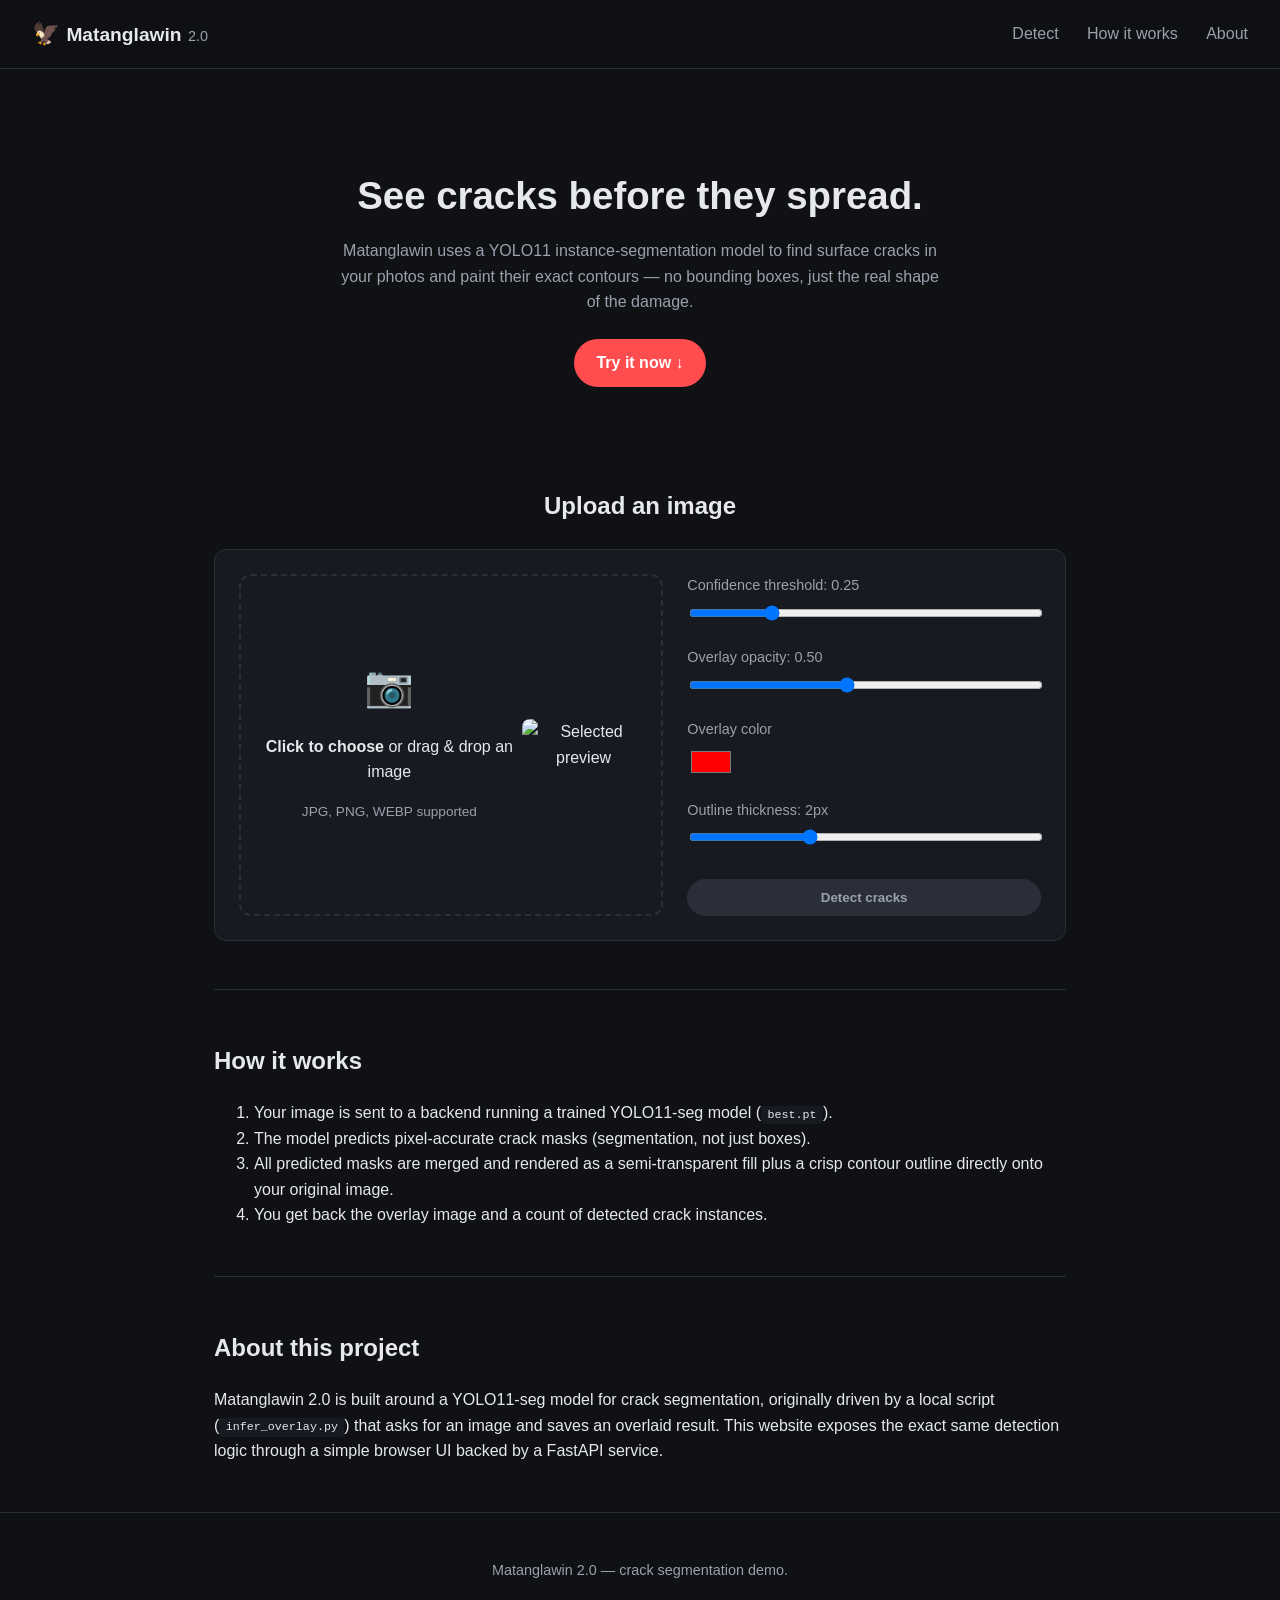
<file: webapp/frontend/index.html>
<!DOCTYPE html>
<html lang="en">
<head>
  <meta charset="UTF-8" />
  <meta name="viewport" content="width=device-width, initial-scale=1.0" />
  <title>Matanglawin — AI Crack Detection</title>
  <link rel="stylesheet" href="style.css" />
</head>
<body>
  <header class="site-header">
    <div class="brand">
      <span class="brand-icon">🦅</span>
      <span class="brand-name">Matanglawin</span>
      <span class="brand-tag">2.0</span>
    </div>
    <nav class="site-nav">
      <a href="#detect">Detect</a>
      <a href="#how-it-works">How it works</a>
      <a href="#about">About</a>
    </nav>
  </header>

  <main>
    <section class="hero">
      <h1>See cracks before they spread.</h1>
      <p>
        Matanglawin uses a YOLO11 instance-segmentation model to find surface
        cracks in your photos and paint their exact contours &mdash; no bounding
        boxes, just the real shape of the damage.
      </p>
      <a class="cta" href="#detect">Try it now ↓</a>
    </section>

    <section id="detect" class="detect-section">
      <h2>Upload an image</h2>

      <div class="panel">
        <div class="upload-area" id="dropZone">
          <input type="file" id="fileInput" accept="image/*" hidden />
          <div id="uploadPrompt">
            <p class="upload-icon">📷</p>
            <p><strong>Click to choose</strong> or drag &amp; drop an image</p>
            <p class="hint">JPG, PNG, WEBP supported</p>
          </div>
          <img id="previewImg" class="preview-img" hidden alt="Selected preview" />
        </div>

        <div class="controls">
          <div class="control">
            <label for="confRange">Confidence threshold: <span id="confVal">0.25</span></label>
            <input type="range" id="confRange" min="0.05" max="0.95" step="0.05" value="0.25" />
          </div>
          <div class="control">
            <label for="alphaRange">Overlay opacity: <span id="alphaVal">0.50</span></label>
            <input type="range" id="alphaRange" min="0.1" max="1" step="0.05" value="0.5" />
          </div>
          <div class="control">
            <label for="colorPick">Overlay color</label>
            <input type="color" id="colorPick" value="#ff0000" />
          </div>
          <div class="control">
            <label for="outlineRange">Outline thickness: <span id="outlineVal">2</span>px</label>
            <input type="range" id="outlineRange" min="0" max="6" step="1" value="2" />
          </div>
          <button id="detectBtn" class="cta detect-btn" disabled>Detect cracks</button>
        </div>
      </div>

      <div id="status" class="status" hidden></div>

      <div id="resultPanel" class="result-panel" hidden>
        <h3>Result</h3>
        <p id="resultSummary"></p>
        <img id="resultImg" alt="Detection result" />
        <a id="downloadLink" class="cta secondary" download="matanglawin_overlay.png">Download result</a>
      </div>
    </section>

    <section id="how-it-works" class="info-section">
      <h2>How it works</h2>
      <ol>
        <li>Your image is sent to a backend running a trained YOLO11-seg model (<code>best.pt</code>).</li>
        <li>The model predicts pixel-accurate crack masks (segmentation, not just boxes).</li>
        <li>All predicted masks are merged and rendered as a semi-transparent fill plus a crisp
          contour outline directly onto your original image.</li>
        <li>You get back the overlay image and a count of detected crack instances.</li>
      </ol>
    </section>

    <section id="about" class="info-section">
      <h2>About this project</h2>
      <p>
        Matanglawin 2.0 is built around a YOLO11-seg model for crack segmentation, originally
        driven by a local script (<code>infer_overlay.py</code>) that asks for an image and saves
        an overlaid result. This website exposes the exact same detection logic through a simple
        browser UI backed by a FastAPI service.
      </p>
    </section>
  </main>

  <footer class="site-footer">
    <p>Matanglawin 2.0 &mdash; crack segmentation demo.</p>
  </footer>

  <script src="app.js"></script>
</body>
</html>
</file>
<file: webapp/frontend/style.css>
:root {
  --bg: #0f1115;
  --bg-panel: #171a21;
  --border: #2a2e38;
  --text: #e6e8ec;
  --text-dim: #9aa0ac;
  --accent: #ff4d4f;
  --accent-dark: #c53030;
  --radius: 12px;
}

* {
  box-sizing: border-box;
}

body {
  margin: 0;
  font-family: -apple-system, BlinkMacSystemFont, "Segoe UI", Roboto, Helvetica, Arial, sans-serif;
  background: var(--bg);
  color: var(--text);
  line-height: 1.6;
}

a {
  color: var(--accent);
  text-decoration: none;
}

.site-header {
  display: flex;
  align-items: center;
  justify-content: space-between;
  padding: 1rem 2rem;
  border-bottom: 1px solid var(--border);
  position: sticky;
  top: 0;
  background: rgba(15, 17, 21, 0.9);
  backdrop-filter: blur(6px);
  z-index: 10;
}

.brand {
  display: flex;
  align-items: baseline;
  gap: 0.4rem;
  font-weight: 700;
  font-size: 1.2rem;
}

.brand-icon {
  font-size: 1.4rem;
}

.brand-tag {
  color: var(--text-dim);
  font-weight: 400;
  font-size: 0.9rem;
}

.site-nav a {
  margin-left: 1.5rem;
  color: var(--text-dim);
  font-weight: 500;
}

.site-nav a:hover {
  color: var(--text);
}

main {
  max-width: 900px;
  margin: 0 auto;
  padding: 0 1.5rem;
}

.hero {
  text-align: center;
  padding: 4rem 1rem 3rem;
}

.hero h1 {
  font-size: 2.4rem;
  margin-bottom: 0.75rem;
}

.hero p {
  color: var(--text-dim);
  max-width: 600px;
  margin: 0 auto 1.5rem;
}

.cta {
  display: inline-block;
  background: var(--accent);
  color: #fff;
  padding: 0.7rem 1.4rem;
  border-radius: 999px;
  font-weight: 600;
  border: none;
  cursor: pointer;
  transition: background 0.15s ease, transform 0.1s ease;
}

.cta:hover {
  background: var(--accent-dark);
  transform: translateY(-1px);
}

.cta.secondary {
  background: transparent;
  border: 1px solid var(--border);
  color: var(--text);
  margin-top: 1rem;
}

.cta.secondary:hover {
  border-color: var(--accent);
  color: var(--accent);
  background: transparent;
}

.detect-section {
  padding: 2rem 0 3rem;
}

.detect-section h2 {
  text-align: center;
  margin-bottom: 1.5rem;
}

.panel {
  background: var(--bg-panel);
  border: 1px solid var(--border);
  border-radius: var(--radius);
  padding: 1.5rem;
  display: grid;
  grid-template-columns: 1fr;
  gap: 1.5rem;
}

@media (min-width: 720px) {
  .panel {
    grid-template-columns: 1.2fr 1fr;
  }
}

.upload-area {
  border: 2px dashed var(--border);
  border-radius: var(--radius);
  min-height: 260px;
  display: flex;
  align-items: center;
  justify-content: center;
  text-align: center;
  cursor: pointer;
  padding: 1rem;
  transition: border-color 0.15s ease, background 0.15s ease;
  overflow: hidden;
}

.upload-area:hover,
.upload-area.dragover {
  border-color: var(--accent);
  background: rgba(255, 77, 79, 0.05);
}

.upload-icon {
  font-size: 2.5rem;
  margin: 0 0 0.5rem;
}

.hint {
  color: var(--text-dim);
  font-size: 0.85rem;
}

.preview-img {
  max-width: 100%;
  max-height: 320px;
  border-radius: 8px;
  display: block;
}

.controls {
  display: flex;
  flex-direction: column;
  gap: 1.1rem;
}

.control label {
  display: block;
  font-size: 0.9rem;
  color: var(--text-dim);
  margin-bottom: 0.35rem;
}

.control input[type="range"] {
  width: 100%;
}

.control input[type="color"] {
  width: 3rem;
  height: 2rem;
  border: none;
  background: none;
  cursor: pointer;
}

.detect-btn {
  margin-top: 0.5rem;
  width: 100%;
}

.detect-btn:disabled {
  background: var(--border);
  color: var(--text-dim);
  cursor: not-allowed;
}

.status {
  text-align: center;
  padding: 1rem;
  color: var(--text-dim);
}

.status.error {
  color: var(--accent);
}

.result-panel {
  margin-top: 2rem;
  background: var(--bg-panel);
  border: 1px solid var(--border);
  border-radius: var(--radius);
  padding: 1.5rem;
  text-align: center;
}

.result-panel img {
  max-width: 100%;
  border-radius: 8px;
  margin-top: 0.75rem;
}

.info-section {
  padding: 2rem 0;
  border-top: 1px solid var(--border);
}

.info-section code {
  background: var(--bg-panel);
  padding: 0.15rem 0.4rem;
  border-radius: 4px;
  font-size: 0.9em;
}

.site-footer {
  text-align: center;
  padding: 2rem 1rem;
  color: var(--text-dim);
  border-top: 1px solid var(--border);
  font-size: 0.9rem;
}
</file>
